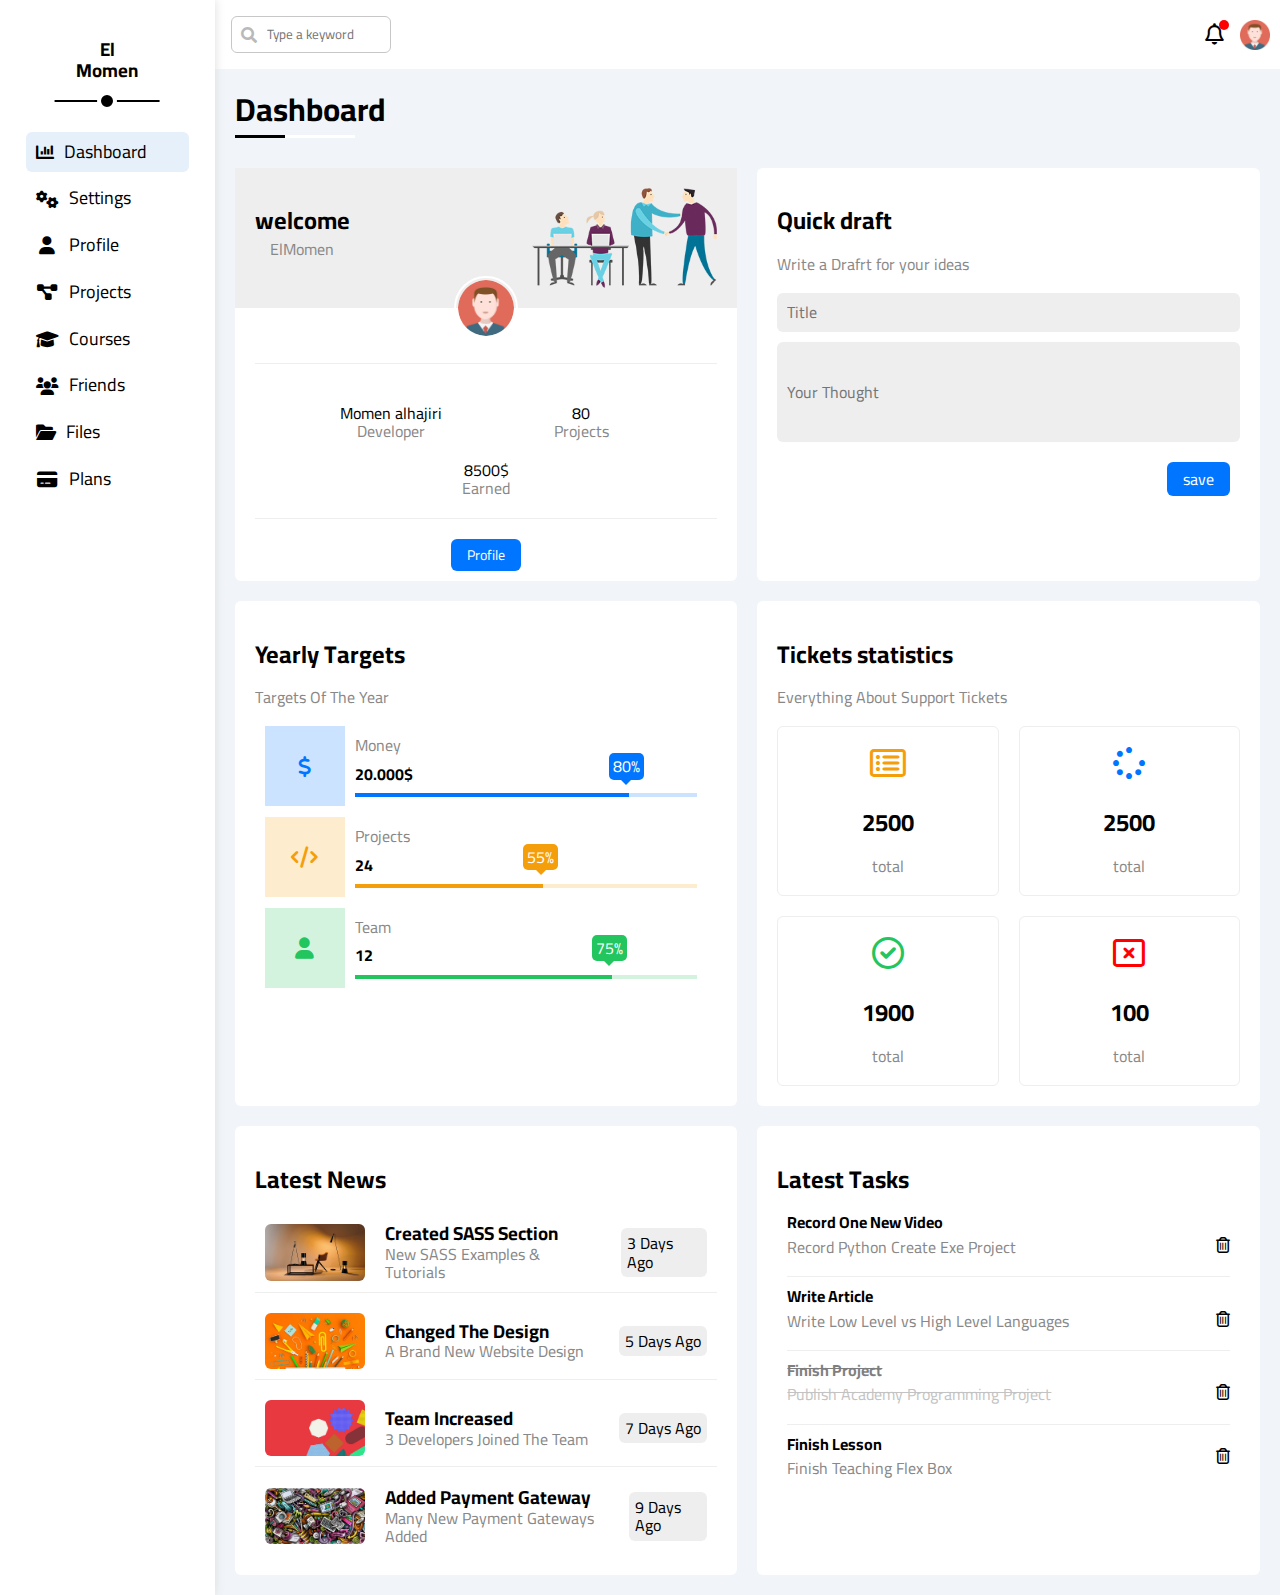
<file: index.html>
<!DOCTYPE html>
<html lang="en">
  <head>
    <meta charset="UTF-8" />
    <meta name="viewport" content="width=device-width, initial-scale=1.0" />
    <!-- Icon of site -->
    <link
      rel="icon"
      type="image/png"
      sizes="32x32"
      href="imgs/favicon-32x32.png"
    />
    <!-- name of site -->
    <title>T4 By Momen</title>
    <link
      rel="stylesheet"
      href="https://cdnjs.cloudflare.com/ajax/libs/font-awesome/6.0.0-beta3/css/all.min.css"
    />
    <!-- css rel -->
    <link rel="stylesheet" href="css/all.min.css" />
    <link rel="stylesheet" href="css/normalize.css" />
    <link rel="stylesheet" href="css/framework.css" />
    <link rel="stylesheet" href="css/main.css" />
    <!-- Google Fonts -->
    <link rel="preconnect" href="https://fonts.googleapis.com" />
    <link rel="preconnect" href="https://fonts.gstatic.com" crossorigin />
    <link
      href="https://fonts.googleapis.com/css2?family=Cairo:wght@300;400;700&display=swap"
      rel="stylesheet"
    />
  </head>

  <body class="bg-fff">
    <div class="page flex">
      <!-- start sidebar -->
      <div class="sidebar bg-white p-20 p-relative">
        <h3 class="txt-c p-relative">
          El <br />
          Momen
        </h3>
        <ul class="fs-18">
          <li>
            <a
              class="active p-10 m-6 flex items-center justify-start rad-6"
              href="index.html"
              ><i class="fas fa-chart-bar"></i> <span>Dashboard</span></a
            >
          </li>
          <li>
            <a
              class="p-10 m-6 flex items-center justify-start rad-6"
              href="index.html"
            >
              <i class="fa-solid fa-cogs fa-fw"></i>
              <span>Settings</span>
            </a>
          </li>
          <li>
            <a
              class="p-10 m-6 flex items-center justify-start rad-6"
              href="index.html"
            >
              <i class="fa-solid fa-user fa-fw"></i>
              <span>Profile</span>
            </a>
          </li>
          <li>
            <a
              class="p-10 m-6 flex items-center justify-start rad-6"
              href="index.html"
            >
              <i class="fa-solid fa-project-diagram fa-fw"></i>
              <span>Projects</span>
            </a>
          </li>
          <li>
            <a
              class="p-10 m-6 flex items-center justify-start rad-6"
              href="index.html"
            >
              <i class="fa-solid fa-graduation-cap fa-fw"></i>
              <span>Courses</span>
            </a>
          </li>
          <li>
            <a
              class="p-10 m-6 flex items-center justify-start rad-6"
              href="index.html"
            >
              <i class="fa-solid fa-users fa-fw"></i>
              <span>Friends</span>
            </a>
          </li>
          <li>
            <a
              class="p-10 m-6 flex items-center justify-start rad-6"
              href="index.html"
            >
              <i class="fa-solid fa-folder-open"></i>
              <span>Files</span>
            </a>
          </li>
          <li>
            <a
              class="p-10 m-6 flex items-center justify-start rad-6"
              href="index.html"
            >
              <i class="fa-solid fa-credit-card fa-fw"></i>
              <span>Plans</span>
            </a>
          </li>
        </ul>
      </div>
      <!-- end sidebar -->
      <!-- start content -->
      <div class="content w-full">
        <!-- head -->
        <div class="head bg-white p-10 flex items-centre space-between">
          <div class="search m-6 p-relative">
            <input
              class="p-10 rad-6"
              type="search"
              placeholder="Type a keyword"
            />
          </div>
          <div class="icons flex items-center">
            <span class="notification p-absolute">
              <i class="fa-regular fa-bell fa-lg"></i>
            </span>
            <img src="imgs/avatar.png" alt="avatar" />
          </div>
        </div>
        <!-- start heading -->
        <div class="heading mx-20 p-relative">
          <h1>Dashboard</h1>
        </div>
        <!-- end heading -->
        <!-- start main wrapper grid -->
        <div class="wrapper grid-container gap-20 m-20">
          <!-- start welcome item -->
          <div class="welcome bg-white rad-6 txt-c">
            <div class="intro bg-eee flex space-between p-20">
              <div class="text">
                <h2>welcome</h2>
                <span>ElMomen</span>
              </div>
              <img src="imgs/welcome.png" alt="welcome image" />
            </div>
            <img class="avatar rounded-full" src="imgs/avatar.png" alt="" />
            <div
              class="body flex wrap space-evenly items-center border-t-1 border-b-1 p-20 m-20"
            >
              <div>Momen alhajiri<span class="block">Developer</span></div>
              <div>80<span class="block">Projects</span></div>
              <div>8500$<span class="block">Earned</span></div>
            </div>
            <a href="profile.html" class="visit d-block fs-14 btn-shape"
              >Profile</a
            >
          </div>
          <!-- end welcome item -->
          <!-- start Quick Draft -->
          <div class="draft bg-white p-20 rad-6">
            <h2>Quick draft</h2>
            <span class="mb-10 d-block mb-20 d-block txt-grey"
              >Write a Drafrt for your ideas</span
            >
            <form action="">
              <input
                class="w-full bg-eee b-none p-10 rounded-md mb-10"
                type="text"
                name=""
                id=""
                placeholder="Title"
              />
              <input
                class="your w-full bg-eee b-none p-10 rounded-md"
                type="text"
                name=""
                id=""
                placeholder="Your Thought"
              />
              <input
                class="save d-block btn-shape b-none ml-auto"
                type="submit"
                value="save"
              />
            </form>
          </div>
          <!-- end Quick Draft -->
          <!--start yearly target -->
          <div class="targets bg-white p-20 rad-6">
            <h2>Yearly Targets</h2>
            <span class="mb-10 d-block txt-grey mb-20 d-block"
              >Targets Of The Year</span
            >
            <div class="target-row money flex m-10">
              <div class="icon center-flex">
                <i class="fa-solid fa-dollar-sign fa-lg c-blue"></i>
              </div>
              <div class="details">
                <span class="d-block hint m-10">Money</span>
                <span class="txt-bold m-10">20.000$</span>
                <div class="progress">
                  <div style="width: 80%" class="bg-white p-relative">
                    <div class="pointer p-absolute">80%</div>
                  </div>
                </div>
              </div>
            </div>
            <div class="target-row project flex m-10">
              <div class="icon center-flex bg-orange-200">
                <i class="fa-solid fa-code fa-lg c-orange"></i>
              </div>
              <div class="details">
                <span class="d-block hint m-10">Projects</span>
                <span class="txt-bold m-10">24</span>
                <div class="progress">
                  <div style="width: 55%" class="bg-white p-relative">
                    <div class="pointer p-absolute">55%</div>
                  </div>
                </div>
              </div>
            </div>
            <div class="target-row team flex m-10">
              <div class="icon center-flex bg-green-200">
                <i class="fa-solid fa-user fa-lg c-green"></i>
              </div>
              <div class="details">
                <span class="d-block hint m-10">Team</span>
                <span class="txt-bold m-10">12</span>
                <div class="progress">
                  <div style="width: 75%" class="bg-white p-relative">
                    <div class="pointer p-absolute">75%</div>
                  </div>
                </div>
              </div>
            </div>
          </div>
          <!--end yearly target -->
          <!-- start taerget statistics -->
          <div class="Tickets-statistics bg-white p-20 rad-6">
            <h2>Tickets statistics</h2>
            <span class="mb-10 d-block txt-grey mb-20 d-block"
              >Everything About Support Tickets</span
            >
            <div class="flex wrap gap-20 txt-c">
              <div class="box p-20 rounded-md border-1">
                <i
                  class="fa-regular fa-rectangle-list fa-2x mb-10 c-orange"
                ></i>
                <h2>2500</h2>
                <span class="d-block txt-grey">total</span>
              </div>
              <div class="box p-20 rounded-md border-1">
                <i class="fa-solid fa-spinner fa-2x mb-10 c-blue"></i>
                <h2>2500</h2>
                <span class="d-block txt-grey">total</span>
              </div>
              <div class="box p-20 rounded-md border-1">
                <i class="fa-regular fa-circle-check fa-2x mb-10 c-green"></i>
                <h2>1900</h2>
                <span class="d-block txt-grey">total</span>
              </div>
              <div class="box p-20 rounded-md border-1">
                <i class="fa-regular fa-rectangle-xmark fa-2x mb-10 c-red"></i>
                <h2>100</h2>
                <span class="d-block txt-grey">total</span>
              </div>
            </div>
          </div>
          <!-- end taerget statistics -->
          <!-- start Latest news -->
          <div class="latest-news bg-white p-20 rad-6">
            <h2>Latest News</h2>
            <div class="news-row flex items-center p-10 border-b-1 mb-10">
              <img class="rounded-md" src="imgs/news-01.png" alt="" />
              <div class="info flex-1 mx-20">
                <h3>Created SASS Section</h3>
                <span class="txt-grey">New SASS Examples & Tutorials </span>
              </div>
              <div class="label bg-eee rounded-md p-6">3 Days Ago</div>
            </div>
            <div class="news-row flex items-center p-10 border-b-1 mb-10">
              <img class="rounded-md" src="imgs/news-02.png" alt="" />
              <div class="info flex-1 mx-20">
                <h3>Changed The Design</h3>
                <span class="txt-grey">A Brand New Website Design </span>
              </div>
              <div class="label bg-eee rounded-md p-6">5 Days Ago</div>
            </div>
            <div class="news-row flex items-center p-10 border-b-1 mb-10">
              <img class="rounded-md" src="imgs/news-03.png" alt="" />
              <div class="info flex-1 mx-20">
                <h3>Team Increased</h3>
                <span class="txt-grey">3 Developers Joined The Team</span>
              </div>
              <div class="label bg-eee rounded-md p-6">7 Days Ago</div>
            </div>
            <div class="news-row flex items-center p-10">
              <img class="rounded-md" src="imgs/news-04.png" alt="" />
              <div class="info flex-1 mx-20">
                <h3>Added Payment Gateway</h3>
                <span class="txt-grey">Many New Payment Gateways Added</span>
              </div>
              <div class="label bg-eee rounded-md p-6">9 Days Ago</div>
            </div>
          </div>
          <!-- end Latest news -->
          <!-- start Latest Tasks-->
          <div class="latest-tasks bg-white p-20 rad-6">
            <h2>Latest Tasks</h2>
            <div class="tasks-row flex items-center m-10 border-b-1">
              <div class="flex-1">
                <div class="txt-bold mb-6">Record One New Video</div>
                <span class="txt-grey d-block mb-20"
                  >Record Python Create Exe Project</span
                >
              </div>
              <i class="fa-regular fa-trash-can delete"></i>
            </div>
            <div class="tasks-row flex items-center m-10 border-b-1">
              <div class="flex-1">
                <div class="txt-bold mb-6">Write Article</div>
                <span class="txt-grey d-block mb-20"
                  >Write Low Level vs High Level Languages
                </span>
              </div>
              <i class="fa-regular fa-trash-can delete"></i>
            </div>
            <div class="tasks-row flex items-center m-10 border-b-1">
              <div class="flex-1">
                <div class="txt-bold mb-6 done">Finish Project</div>
                <span class="txt-grey d-block mb-20 done"
                  >Publish Academy Programming Project
                </span>
              </div>
              <i class="fa-regular fa-trash-can delete"></i>
            </div>
            <div class="tasks-row flex items-center m-10">
              <div class="flex-1">
                <div class="txt-bold mb-6">Finish Lesson</div>
                <span class="txt-grey d-block">Finish Teaching Flex Box </span>
              </div>
              <i class="fa-regular fa-trash-can delete"></i>
            </div>
          </div>
          <!-- end Latest Tasks-->
        </div>
        <!-- end main wrapper grid -->
      </div>
    </div>
  </body>
</html>
</file>
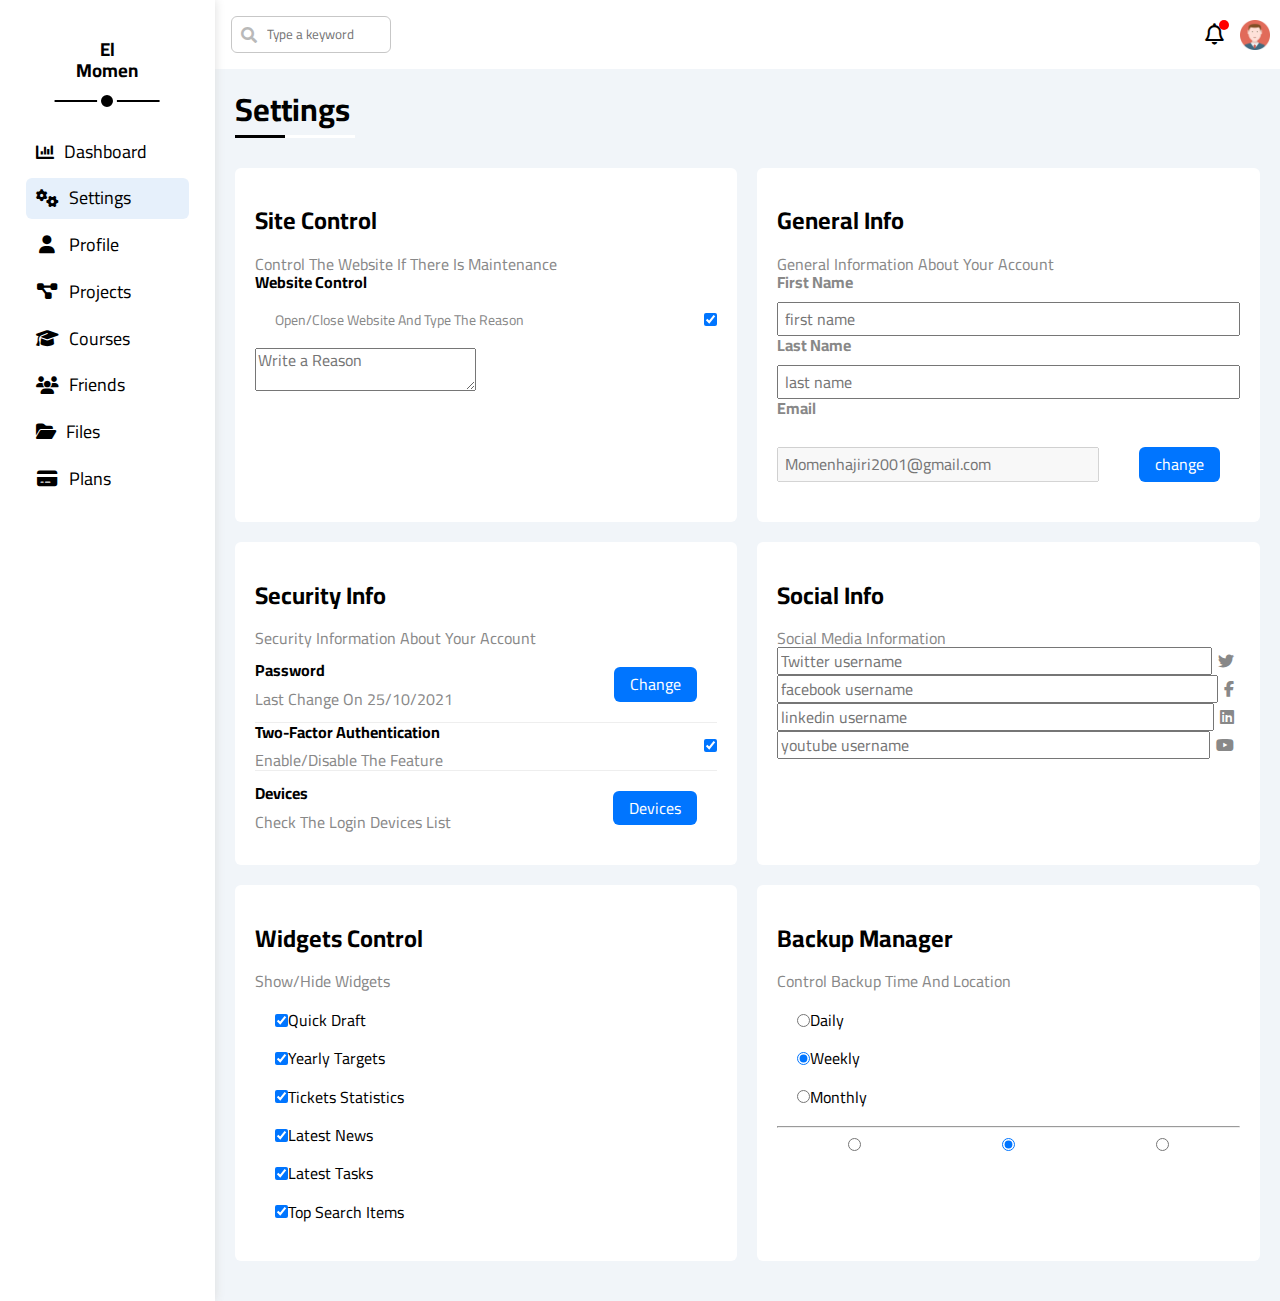
<file: settings.html>
<!DOCTYPE html>
<html lang="en">
  <head>
    <meta charset="UTF-8" />
    <meta name="viewport" content="width=device-width, initial-scale=1.0" />
    <!-- Icon of site -->
    <link
      rel="icon"
      type="image/png"
      sizes="32x32"
      href="imgs/favicon-32x32.png"
    />
    <!-- name of site -->
    <title>T4 By Momen</title>
    <link
      rel="stylesheet"
      href="https://cdnjs.cloudflare.com/ajax/libs/font-awesome/6.5.0/css/all.min.css"
    />

    <!-- css rel -->
    <link rel="stylesheet" href="css/all.min.css" />
    <link rel="stylesheet" href="css/normalize.css" />
    <link rel="stylesheet" href="css/framework.css" />
    <link rel="stylesheet" href="css/main.css" />
    <!-- Google Fonts -->
    <link rel="preconnect" href="https://fonts.googleapis.com" />
    <link rel="preconnect" href="https://fonts.gstatic.com" crossorigin />
    <link
      href="https://fonts.googleapis.com/css2?family=Cairo:wght@300;400;700&display=swap"
      rel="stylesheet"
    />
    <!-- google library for animation -->
    <link
      rel="stylesheet"
      href="https://ianlunn.github.io/Hover/css/hover-min.css"
    />
  </head>

  <body class="bg-fff">
    <div class="page flex">
      <!-- start sidebar -->
      <div class="sidebar bg-white p-20 p-relative">
        <h3 class="txt-c p-relative">
          El <br />
          Momen
        </h3>
        <ul class="fs-18">
          <li>
            <a
              class="p-10 m-6 flex items-center justify-start rad-6"
              href="index.html"
              ><i class="fas fa-chart-bar"></i> <span>Dashboard</span></a
            >
          </li>
          <li>
            <a
              class="active p-10 m-6 flex items-center justify-start rad-6"
              href="settings.html"
            >
              <i class="fa-solid fa-cogs fa-fw"></i>
              <span>Settings</span>
            </a>
          </li>
          <li>
            <a
              class="p-10 m-6 flex items-center justify-start rad-6"
              href="index.html"
            >
              <i class="fa-solid fa-user fa-fw"></i>
              <span>Profile</span>
            </a>
          </li>
          <li>
            <a
              class="p-10 m-6 flex items-center justify-start rad-6"
              href="index.html"
            >
              <i class="fa-solid fa-project-diagram fa-fw"></i>
              <span>Projects</span>
            </a>
          </li>
          <li>
            <a
              class="p-10 m-6 flex items-center justify-start rad-6"
              href="index.html"
            >
              <i class="fa-solid fa-graduation-cap fa-fw"></i>
              <span>Courses</span>
            </a>
          </li>
          <li>
            <a
              class="p-10 m-6 flex items-center justify-start rad-6"
              href="index.html"
            >
              <i class="fa-solid fa-users fa-fw"></i>
              <span>Friends</span>
            </a>
          </li>
          <li>
            <a
              class="p-10 m-6 flex items-center justify-start rad-6"
              href="index.html"
            >
              <i class="fa-solid fa-folder-open"></i>
              <span>Files</span>
            </a>
          </li>
          <li>
            <a
              class="p-10 m-6 flex items-center justify-start rad-6"
              href="index.html"
            >
              <i class="fa-solid fa-credit-card fa-fw"></i>
              <span>Plans</span>
            </a>
          </li>
        </ul>
      </div>
      <!-- end sidebar -->
      <!-- start content -->
      <div class="content w-full">
        <!--start head -->
        <div class="head bg-white p-10 flex items-centre space-between">
          <div class="search m-6 p-relative">
            <input
              class="p-10 rad-6"
              type="search"
              placeholder="Type a keyword"
            />
          </div>
          <div class="icons flex items-center">
            <span class="notification p-absolute">
              <i class="fa-regular fa-bell fa-lg"></i>
            </span>
            <img src="imgs/avatar.png" alt="avatar" />
          </div>
        </div>
        <!--end head -->
        <!-- start heading -->
        <div class="heading mx-20 p-relative">
          <h1>Settings</h1>
        </div>
        <!-- end heading -->
        <!-- start wrapper -->
        <div class="wrapper grid-container gap-20 m-20">
          <!-- start Site Control -->
          <div class="site-control bg-white p-20 rad-6">
            <h2>Site Control</h2>
            <span class="d-block txt-grey"
              >Control The Website If There Is Maintenance
            </span>
            <span class="d-block txt-bold mt-20">Website Control </span>
            <div class="flex items-center space-between">
              <span class="d-block txt-grey m-20 flex-1 fs-14">
                Open/Close Website And Type The Reason
              </span>
              <!-- start toggle -->
              <label>
                <input class="toggle-checkbox" type="checkbox" checked />
                <div class="toggle-switch"></div>
              </label>
              <!-- end toggle -->
            </div>
            <textarea name="" id="" placeholder="Write a Reason"></textarea>
          </div>
          <!-- end Site Control -->
          <!-- start general info -->
          <div class="general-info bg-white p-20 rad-6">
            <h2>General Info</h2>
            <span class="txt-grey d-block"
              >General Information About Your Account
            </span>
            <label for="first" class="txt-grey mt-20 mb-10 d-block txt-bold"
              >First Name</label
            >
            <input
              class="p-6 w-full"
              type="text"
              name=""
              id="first"
              placeholder="first name"
            />
            <label for="last" class="txt-grey mt-20 mb-10 d-block txt-bold"
              >Last Name</label
            >
            <input
              class="p-6 w-full"
              type="text"
              name=""
              id="first"
              placeholder="last name"
            />
            <label for="first" class="txt-grey mt-20 mb-10 d-block txt-bold"
              >Email</label
            >
            <div class="flex items-center gap-20">
              <input
                class="p-6 w-full"
                type="text"
                name=""
                id="first"
                placeholder="Momenhajiri2001@gmail.com"
                disabled
              />
              <div class="btn-shape">change</div>
            </div>
          </div>
          <!-- end general info -->
          <!-- start Security Info -->
          <div class="security-info bg-white p-20 rad-6">
            <h2>Security Info</h2>
            <span class="txt-grey d-block">
              Security Information About Your Account
            </span>
            <div class="flex items-center border-b-1 mt-20">
              <div class="flex-1">
                <div class="txt-bold mb-10">Password</div>
                <span class="txt-grey d-block">
                  Last Change On 25/10/2021
                </span>
              </div>
              <div class="btn-shape">Change</div>
            </div>
            <div class="flex items-center border-b-1">
              <div class="flex-1">
                <div class="txt-bold mb-10">Two-Factor Authentication</div>
                <span class="txt-grey d-block">
                  Enable/Disable The Feature
                </span>
              </div>
              <label>
                <input class="toggle-checkbox" type="checkbox" checked />
                <div class="toggle-switch"></div>
              </label>
            </div>
            <div class="flex items-center">
              <div class="flex-1">
                <div class="txt-bold mb-10">Devices</div>
                <span class="txt-grey d-block">
                  Check The Login Devices List
                </span>
              </div>
              <div class="btn-shape">Devices</div>
            </div>
          </div>
          <!-- end Security Info -->
          <!-- start social info -->
          <div class="social-info bg-white p-20 rad-6">
            <h2>Social Info</h2>
            <span class="txt-grey d-block">Social Media Information</span>
            <div class="social-info-row flex my-16">
              <input
                class="w-full"
                type="text"
                name=""
                id="twitter"
                placeholder="Twitter username"
              />
              <label class="center-flex p-6" for="twitter">
                <i class="fa-brands fa-twitter txt-grey"></i>
              </label>
            </div>
            <div class="social-info-row flex my-16">
              <input
                class="w-full"
                type="text"
                name=""
                id="twitter"
                placeholder="facebook username"
              />
              <label class="center-flex p-6" for="twitter">
                <i class="fa-brands fa-facebook-f txt-grey"></i>
              </label>
            </div>
            <div class="social-info-row flex my-16">
              <input
                class="w-full"
                type="text"
                name=""
                id="twitter"
                placeholder="linkedin username"
              />
              <label class="center-flex p-6" for="twitter">
                <i class="fa-brands fa-linkedin txt-grey"></i>
              </label>
            </div>
            <div class="social-info-row flex my-16">
              <input
                class="w-full"
                type="text"
                name=""
                id="twitter"
                placeholder="youtube username"
              />
              <label class="center-flex p-6" for="twitter">
                <i class="fa-brands fa-youtube txt-grey"></i>
              </label>
            </div>
          </div>
          <!-- end social info -->
          <!-- start Widgets Control -->
          <div class="widgets-control bg-white p-20 rad-6">
            <h2>Widgets Control</h2>
            <span class="txt-grey d-block">Show/Hide Widgets</span>
            <label class="flex items-center m-20 gap-10">
              <input type="checkbox" name="" checked />Quick Draft
            </label>
            <label class="flex items-center m-20 gap-10">
              <input type="checkbox" name="" checked />Yearly Targets
            </label>
            <label class="flex items-center m-20 gap-10">
              <input type="checkbox" name="" checked />Tickets Statistics
            </label>
            <label class="flex items-center m-20 gap-10">
              <input type="checkbox" name="" checked />Latest News
            </label>
            <label class="flex items-center m-20 gap-10">
              <input type="checkbox" name="" checked />Latest Tasks
            </label>
            <label class="flex items-center m-20 gap-10">
              <input type="checkbox" name="" checked />Top Search Items
            </label>
          </div>
          <!-- end Widgets Control -->
          <!-- start Backup Manager  -->
          <div class="backup-manager bg-white p-20 rad-6 p-relative">
            <h2>Backup Manager</h2>
            <span class="txt-grey d-block"
              >Control Backup Time And Location
            </span>
            <label class="flex items-center m-20 gap-10">
              <input type="radio" name="iteration" id="" />
              Daily
            </label>
            <label class="flex items-center m-20 gap-10">
              <input type="radio" name="iteration" id="" checked />
              Weekly
            </label>
            <label class="flex items-center m-20 gap-10">
              <input type="radio" name="iteration" id="" />
              Monthly
            </label>
            <hr />
            <div class="flex w-full space-evenly txt-c my-16">
              <label class="section w-full"
                ><input type="radio" name="section" id="" />
              </label>
              <label class="section w-full"
                ><input type="radio" name="section" id="" checked />
              </label>
              <label class="section w-full"
                ><input type="radio" name="section" id="" />
              </label>
            </div>
          </div>
          <!-- end Backup Manager  -->
          <!-- just for test git -->
          <div></div>
          <!-- just for test git -->
        </div>
        <!-- end wrapper -->
      </div>
    </div>
  </body>
</html>
</file>
<file: css/framework.css>
/* start boxing */
.flex {
  display: flex;
}
.center-flex {
  display: flex;
  justify-content: center;
  align-items: center;
}
.flex-1 {
  flex-grow: 1;
}
.items-center {
  align-items: center;
}
.space-between {
  justify-content: space-between;
}
.space-evenly {
  justify-content: space-evenly;
}
.justify-center {
  justify-content: center;
}
.justify-start {
  justify-content: start;
}
.wrap {
  flex-wrap: wrap;
}

.grid-container {
  display: grid;
}
.gap-20 {
  gap: 20px;
}

.block {
  display: block;
}

.p-relative {
  position: relative;
}
.p-absolute {
  position: absolute;
}
.p-fixed {
  position: fixed;
}
.p-sticky {
  position: sticky;
  top: 0;
  left: 0;
}

.w-full {
  width: 100%;
}

.d-block {
  display: block;
}

@media (max-width = 767px) {
  .block-mobile {
    display: block;
  }
}
/* end boxing */

/* start border padding margin */
.p-6 {
  padding: 6px;
}
.p-10 {
  padding: 10px;
}
.p-15 {
  padding: 15px;
}
.p-20 {
  padding: 20px;
}

.pt-20 {
  padding-top: 20px;
}

.b-none {
  border: none;
}
.border-t-1 {
  border-top: 1px solid #eee;
}
.border-b-1 {
  border-bottom: 1px solid #eee;
}
.border-1 {
  border: 1px solid #eee;
}

.rounded-md {
  border-radius: 6px;
  -webkit-border-radius: 6px;
  -moz-border-radius: 6px;
  -ms-border-radius: 6px;
  -o-border-radius: 6px;
}

.m-20 {
  margin: 20px;
}
.m-6 {
  margin: 6px;
}
.m-10 {
  margin: 10px;
}
.mx-20 {
  margin: 0px 20px;
}
.mb-6 {
  margin-bottom: 6px;
}
.mb-10 {
  margin-bottom: 10px;
}
.mb-20 {
  margin-bottom: 20px;
}

.rounded-full {
  border-radius: 50%;
  -webkit-border-radius: 50%;
  -moz-border-radius: 50%;
  -ms-border-radius: 50%;
  -o-border-radius: 50%;
}

/* end border padding margin */

/* start background color */

.bg-fff {
  background-color: #fff;
}

.bg-white {
  background-color: white;
}

.bg-teal {
  background-color: aqua;
}

.bg-eee {
  background-color: #eee;
}

.bg-blue-200 {
  background-color: rgb(0 117 255 / 20%);
}

.bg-green-200 {
  background-color: rgb(34 197 94 / 20%);
}
.c-green {
  color: var(--green-color);
}
.c-blue {
  color: var(--blue-color);
}
.c-orange {
  color: var(--orange-color);
}
.bg-orange-200 {
  background-color: rgb(245 158 11 / 20%);
}

.c-red {
  color: red;
}
/* start background color */

/* start radius */
.rad-6 {
  border-radius: 6px;
  -webkit-border-radius: 6px;
  -moz-border-radius: 6px;
  -ms-border-radius: 6px;
  -o-border-radius: 6px;
}
/* end radius */

/* start text */
.fs-14 {
  font-size: 14px;
}
.fs-18 {
  font-size: 18px;
}

.txt-c {
  text-align: center;
}

.txt-bold {
  font-weight: bold;
}

.txt-grey {
  color: var(--grey-color);
}

@media (max-width: 767px) {
  .txt-c-mobile {
    text-align: center;
  }
}

/* end text */
</file>
<file: css/main.css>
:root {
  --blue-color: #0075ff;
  --blue-alt-color: #0d69d5;
  --orange-color: #f59e0b;
  --green-color: #22c55e;
  --red-color: #f44336;
  --grey-color: #888;
}

*,
*::before,
*::after {
  box-sizing: border-box;
}

html {
  scroll-behavior: smooth;
}

body {
  font-family: "Cairo", sans-serif;
}

a {
  text-decoration: none;
  color: black;
}

ul {
  list-style: none;
  padding: 0px;
}
li {
  margin-left: 0px;
}

.page {
  background-color: #f1f5f9;
  min-height: 100vh;
}

.sidebar {
  width: 250px;
  box-shadow: 0 0 10px #ddd;
}

.sidebar h3 {
  margin-bottom: 50px;
}

.sidebar h3::before,
.sidebar h3::after {
  content: "";
  position: absolute;
  background-color: black;
  transform: translateX(-50%);
  -webkit-transform: translateX(-50%);
  -moz-transform: translateX(-50%);
  -ms-transform: translateX(-50%);
  -o-transform: translateX(-50%);
  left: 50%;
}

.sidebar h3::before {
  width: 60%;
  height: 2px;
  bottom: -20px;
}
.sidebar h3::after {
  width: 20px;
  height: 20px;
  border-radius: 50%;
  bottom: -29px;
  border: 4px solid white;
  -webkit-border-radius: 50%;
  -moz-border-radius: 50%;
  -ms-border-radius: 50%;
  -o-border-radius: 50%;
}

.sidebar a:hover,
.sidebar .active {
  background-color: #e6f0fb;
  transition: 0.4s;
  -webkit-transition: 0.4s;
  -moz-transition: 0.4s;
  -ms-transition: 0.4s;
  -o-transition: 0.4s;
}

.sidebar span {
  margin-left: 10px;
}

@media (max-width: 767px) {
  /* Mobile */
  /* start sidebar-mobile */
  .sidebar {
    width: fit-content;
    padding: 5px;
  }
  .sidebar h3::before,
  .sidebar h3::after {
    display: none;
  }
  .sidebar > h3 {
    font-size: 10px;
  }
  .sidebar ul span {
    display: none;
  }
  /* end sidebar-mobile */
}
@media (min-width: 768px) and (max-width: 1023px) {
  /* Tablets */
}

@media (min-width: 1024px) and (max-width: 1279px) {
  /* Small Laptops */
}

@media (min-width: 1280px) and (max-width: 1919px) {
  /* Laptops and Desktops */
}

@media (min-width: 1920px) {
  /* Large Screens */
  .container {
    max-width: 1320px;
  }
}

/* start head */
.head .search input {
  color: #c7c7c7;
  border: 1px solid #c7c7c7;
  padding-left: 35px;
  width: 160px;
  font-size: smaller;
  transition: width, 0.5s;
  -webkit-transition: width, 0.5s;
  -moz-transition: width, 0.5s;
  -ms-transition: width, 0.5s;
  -o-transition: width, 0.5s;
}
.head .search::before {
  content: "\f002"; /* رمز Font Awesome لأيقونة البحث */
  font-family: "Font Awesome 5 Free"; /* استخدام خط Font Awesome */
  font-weight: 900;
  color: #b9b9b9;
  position: absolute;
  left: 10px;
  top: 50%;
  transform: translateY(-50%);
  pointer-events: none;
  -webkit-transform: translateY(-50%);
  -moz-transform: translateY(-50%);
  -ms-transform: translateY(-50%);
  -o-transform: translateY(-50%);
}

.head .search input:focus {
  width: 180px;
  outline: none;
}

.head .search input:focus::placeholder {
  visibility: hidden;
}

.head img {
  height: 30px;
  width: 30px;
}
.head .icons .notification {
  position: relative;
  margin-right: 16px;
}
.head .icons .notification::before {
  content: "";
  position: absolute;
  width: 10px;
  height: 10px;
  background-color: red;
  border-radius: 50%;
  right: -5px;
  top: -5px;
}
/* end head */

/* start scrollbar */
::-webkit-scrollbar {
  width: 15px;
}
::-webkit-scrollbar-track {
  background-color: white;
}
::-webkit-scrollbar-thumb {
  background-color: var(--blue-color);
}
::-webkit-scrollbar-thumb:hover {
  background-color: var(--blue-alt-color);
}
/* end scrollbar */

/* start content */

/* start heading */
.heading {
  margin-bottom: 40px;
}
.heading h1::before,
.heading h1::after {
  content: "";
  position: absolute;
  left: 0px;
  bottom: -10px;
  height: 3px;
}
.heading h1::before {
  width: 120px;
  background-color: white;
}
.heading h1::after {
  width: 50px;
  background-color: black;
}
/* end heading */
/* start wrapper */
.wrapper {
  grid-template-columns: repeat(auto-fill, minmax(450px, 1fr));
}
@media (max-width: 767px) {
  .wrapper {
    grid-template-columns: minmax(200px, 1fr);
  }
}

/* end wrapper */

/* start welcome item */
.welcome h2 {
  margin-bottom: 5px;
}
.welcome span {
  color: var(--grey-color);
}
.welcome .intro {
  height: 140px;
}
.welcome img {
  height: 100px;
}

@media (max-width: 767px) {
  .welcome .intro img:first-of-type {
    display: none;
  }
  .welcome .intro {
    justify-content: center;
  }
}

.welcome .avatar {
  height: 64px;
  width: 64px;
  margin-top: -32px;
  padding: 2px;
  border: 2px solid white;
}

.welcome .body div {
  width: 150px;
  margin-top: 20px;
}
.welcome .btn-shape {
  margin: 10px auto;
}
/* end welcome item */

/* start draft */

.draft .save {
  margin: 20px 10px 0px auto;
}

.draft .your {
  height: 100px;
}
/* end draft */

/* start yearly target */
.targets .icon {
  width: 80px;
  height: 80px;
}
.targets .money .icon {
  color: var(--blue-color);
  background-color: rgb(0 117 255 / 20%);
}
.targets .details {
  flex: 1;
}
.targets .details .hint {
  color: var(--grey-color);
}
.targets .details .progress {
  margin: 10px;
  height: 4px;
}
.targets .money .details .progress {
  background-color: rgb(0 117 255 / 20%);
}
.targets .project .details .progress {
  background-color: rgb(245 158 11 / 20%);
}
.targets .team .details .progress {
  background-color: rgb(34 197 94 / 20%);
}
.targets .details .progress > div {
  height: 4px;
}
.targets .money .details .progress > div {
  background-color: var(--blue-color);
}
.targets .project .details .progress > div {
  background-color: var(--orange-color);
}
.targets .team .details .progress > div {
  background-color: var(--green-color);
}
.targets .details .progress > div .pointer {
  color: white;
  padding: 4px;
  border-radius: 5px;
  top: -40px;
  right: -15px;
  -webkit-border-radius: 5px;
  -moz-border-radius: 5px;
  -ms-border-radius: 5px;
  -o-border-radius: 5px;
}
.targets .money .details .progress > div .pointer {
  background-color: var(--blue-color);
}
.targets .project .details .progress > div .pointer {
  background-color: var(--orange-color);
}
.targets .team .details .progress > div .pointer {
  background-color: var(--green-color);
}
.targets .details .progress > div .pointer::after {
  content: "";
  position: absolute;
  border: 5px solid transparent;
  bottom: -10px;
  left: 50%;
  transform: translateX(-50%);
  -webkit-transform: translateX(-50%);
  -moz-transform: translateX(-50%);
  -ms-transform: translateX(-50%);
  -o-transform: translateX(-50%);
}
.targets .money .details .progress > div .pointer::after {
  border-top-color: var(--blue-color);
}
.targets .project .details .progress > div .pointer::after {
  border-top-color: var(--orange-color);
}
.targets .team .details .progress > div .pointer::after {
  border-top-color: var(--green-color);
}
/* end yearly target */

/* start tickets statistic */
.Tickets-statistics .box {
  flex-basis: calc(50% - 10px);
}
@media (max-width: 767px) {
  .Tickets-statistics .box {
    flex-basis: 100%;
  }
}
/* end tickets statistic */

/* start Latest News */
.latest-news .news-row img {
  width: 100px;
}
.latest-news .news-row h3 {
  margin: 0px;
}

@media (max-width: 767px) {
  .latest-news .news-row {
    display: block;
    text-align: center;
  }
  .latest-news .news-row div {
    margin-top: 20px;
  }
  .latest-news .label {
    width: fit-content;
    margin: 0px auto;
  }
}

/* end Latest News */

/* start Latest Tasks */
.latest-tasks i:hover {
  transition: 0.3s;
  -webkit-transition: 0.3s;
  -moz-transition: 0.3s;
  -ms-transition: 0.3s;
  -o-transition: 0.3s;
  color: red;
}
.latest-tasks .done {
  opacity: 50%;
  text-decoration: line-through;
}
/* end Latest Tasks */

/* end content */

/* start component */
.btn-shape {
  color: white;
  width: fit-content;
  padding: 8px 16px;
  background-color: var(--blue-color);
  border-radius: 6px;
  -webkit-border-radius: 6px;
  -moz-border-radius: 6px;
  -ms-border-radius: 6px;
  -o-border-radius: 6px;
  margin: 20px;
}
.btn-shape:hover {
  background-color: var(--blue-alt-color);
}

/* end component */
</file>
